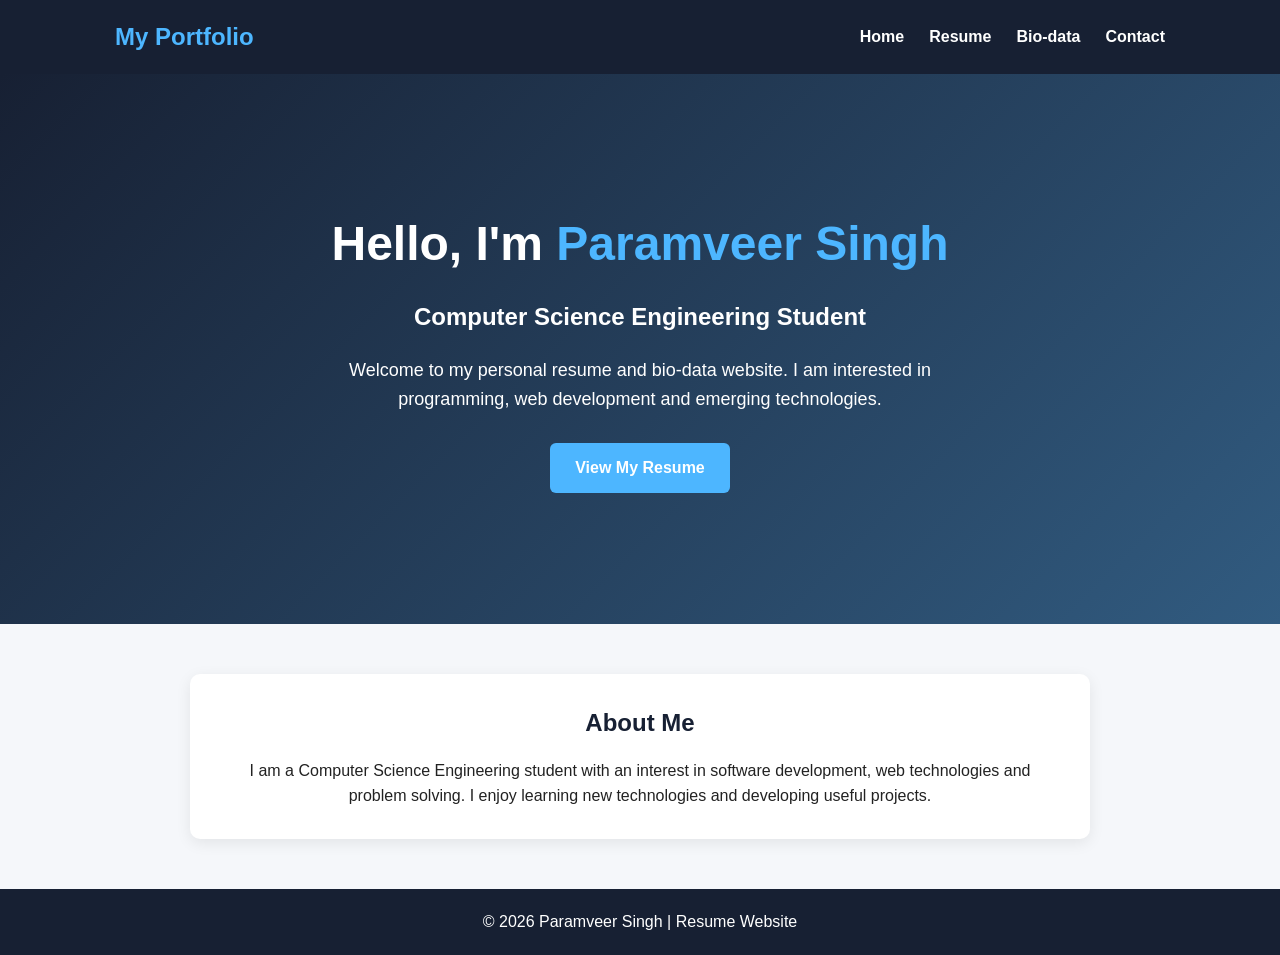
<file: index.html>
<!DOCTYPE html>
<html lang="en">
<head>
    <meta charset="UTF-8">
    <meta name="viewport" content="width=device-width, initial-scale=1.0">
    <title>My Resume Website</title>
    <link rel="stylesheet" href="style.css">
    <!-- jQuery -->
    <script src="https://code.jquery.com/jquery-3.7.1.min.js"></script>
</head>
<body>
    <header>
        <nav>
            <h2>My Portfolio</h2>
            <ul>
                <li><a href="index.html">Home</a></li>
                <li><a href="resume.html">Resume</a></li>
                <li><a href="biodata.html">Bio-data</a></li>
                <li><a href="contact.html">Contact</a></li>
            </ul>
        </nav>
    </header>
    <section class="hero">
        <div class="hero-content">
            <h1>Hello, I'm <span>Paramveer Singh</span></h1>
            <h2>Computer Science Engineering Student</h2>
            <p>
                Welcome to my personal resume and bio-data website.
                I am interested in programming, web development and
                emerging technologies.
            </p>
            <a href="resume.html" class="btn">View My Resume</a>
        </div>
    </section>
    <section class="about">
        <h2>About Me</h2>
        <p>
            I am a Computer Science Engineering student with an interest
            in software development, web technologies and problem solving.
            I enjoy learning new technologies and developing useful projects.
        </p>
    </section>
    <footer>
        <p>© 2026 Paramveer Singh | Resume Website</p>
    </footer>
    <script src="script.js"></script>
</body>
</html>
</file>
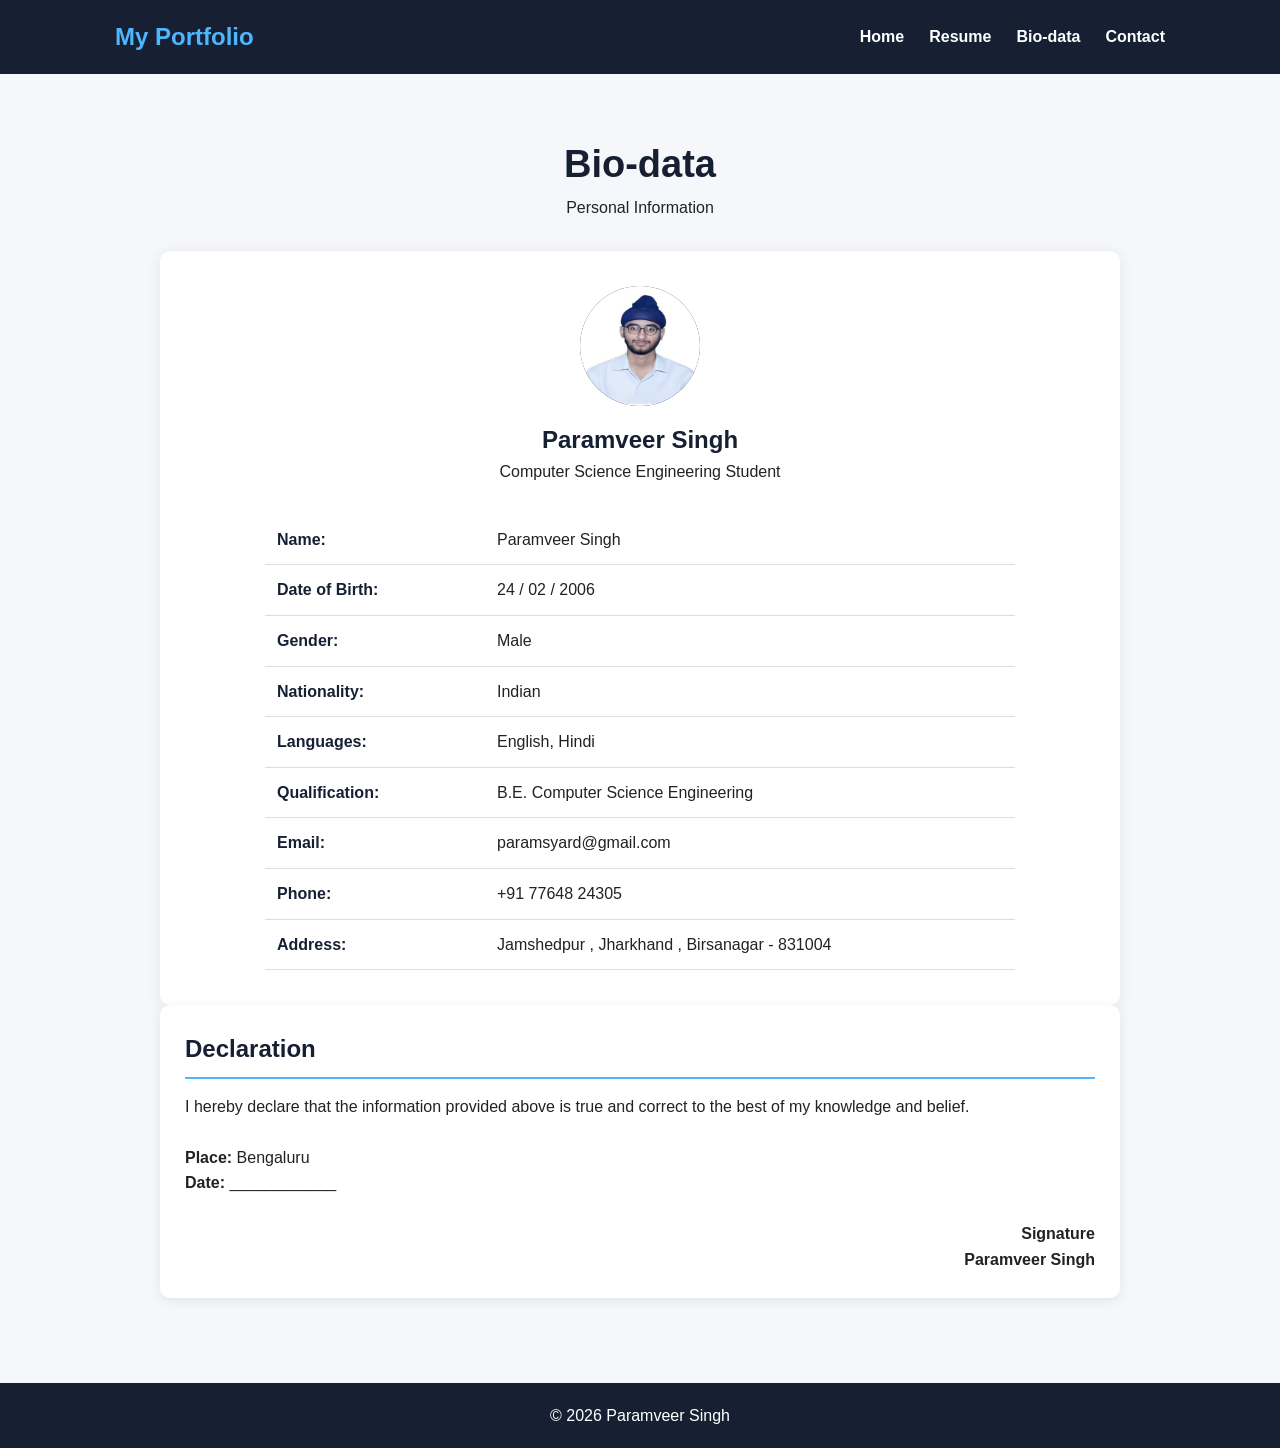
<file: biodata.html>
<!DOCTYPE html>
<html lang="en">
<head>
    <meta charset="UTF-8">
    <meta name="viewport" content="width=device-width, initial-scale=1.0">
    <title>My Bio-data</title>
    <link rel="stylesheet" href="style.css">
    <script src="https://code.jquery.com/jquery-3.7.1.min.js"></script>
</head>
<body>
<header>
    <nav>
        <h2>My Portfolio</h2>
        <ul>
            <li><a href="index.html">Home</a></li>
            <li><a href="resume.html">Resume</a></li>
            <li><a href="biodata.html">Bio-data</a></li>
            <li><a href="contact.html">Contact</a></li>
        </ul>
    </nav>
</header>
<main class="container">
    <div class="page-title">
        <h1>Bio-data</h1>
        <p>Personal Information</p>
    </div>
    <section class="biodata-card">
        <div class="profile">
            <div class="profile-photo">
                <img src="profile.jpeg" alt="Paramveer Singh">
            </div>
            <h2>Paramveer Singh</h2>
            <p>Computer Science Engineering Student</p>
        </div>
        <div class="bio-info">
            <div class="info-row">
                <strong>Name:</strong>
                <span>Paramveer Singh</span>
            </div>
            <div class="info-row">
                <strong>Date of Birth:</strong>
                <span>24 / 02 / 2006</span>
            </div>
            <div class="info-row">
                <strong>Gender:</strong>
                <span>Male</span>
            </div>
            <div class="info-row">
                <strong>Nationality:</strong>
                <span>Indian</span>
            </div>
            <div class="info-row">
                <strong>Languages:</strong>
                <span>English, Hindi</span>
            </div>
            <div class="info-row">
                <strong>Qualification:</strong>
                <span>B.E. Computer Science Engineering</span>
            </div>
            <div class="info-row">
                <strong>Email:</strong>
                <span>paramsyard@gmail.com</span>
            </div>
            <div class="info-row">
                <strong>Phone:</strong>
                <span>+91 77648 24305</span>
            </div>
            <div class="info-row">
                <strong>Address:</strong>
                <span>Jamshedpur , Jharkhand , Birsanagar - 831004</span>
            </div>
        </div>
    </section>
    <section class="resume-section">
        <h2>Declaration</h2>
        <p>
            I hereby declare that the information provided above is true
            and correct to the best of my knowledge and belief.
        </p>
        <br>
        <p><strong>Place:</strong> Bengaluru</p>
        <p><strong>Date:</strong> ____________</p>
        <br>
        <p class="signature">
            Signature<br>
            Paramveer Singh
        </p>
    </section>
</main>
<footer>
    <p>© 2026 Paramveer Singh</p>
</footer>
<script src="script.js"></script>
</body>
</html>
</file>
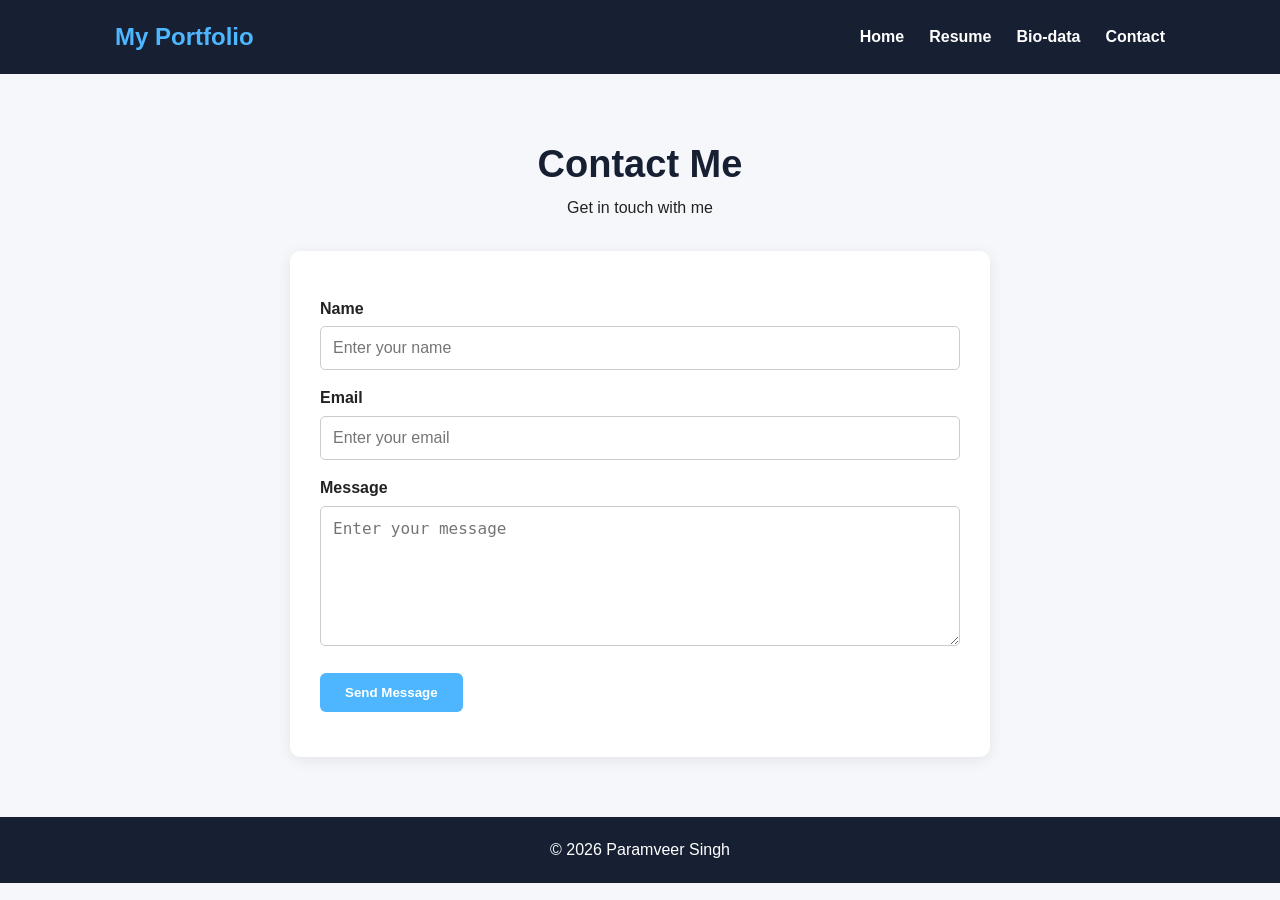
<file: contact.html>
<!DOCTYPE html>
<html lang="en">
<head>
    <meta charset="UTF-8">
    <meta name="viewport" content="width=device-width, initial-scale=1.0">
    <title>Contact Me</title>
    <link rel="stylesheet" href="style.css">
    <script src="https://code.jquery.com/jquery-3.7.1.min.js"></script>
</head>
<body>
<header>
    <nav>
        <h2>My Portfolio</h2>
        <ul>
            <li><a href="index.html">Home</a></li>
            <li><a href="resume.html">Resume</a></li>
            <li><a href="biodata.html">Bio-data</a></li>
            <li><a href="contact.html">Contact</a></li>
        </ul>
    </nav>
</header>
<main class="container">
    <div class="page-title">
        <h1>Contact Me</h1>
        <p>Get in touch with me</p>
    </div>
    <form id="contactForm">
        <label>Name</label>
        <input type="text" id="name" placeholder="Enter your name">
        <label>Email</label>
        <input type="email" id="email" placeholder="Enter your email">
        <label>Message</label>
        <textarea id="message" rows="6"
                  placeholder="Enter your message"></textarea>
        <button type="submit" class="btn">
            Send Message
        </button>
        <p id="formMessage"></p>
    </form>
</main>
<footer>
    <p>© 2026 Paramveer Singh</p>
</footer>
<script src="script.js"></script>
</body>
</html>
</file>
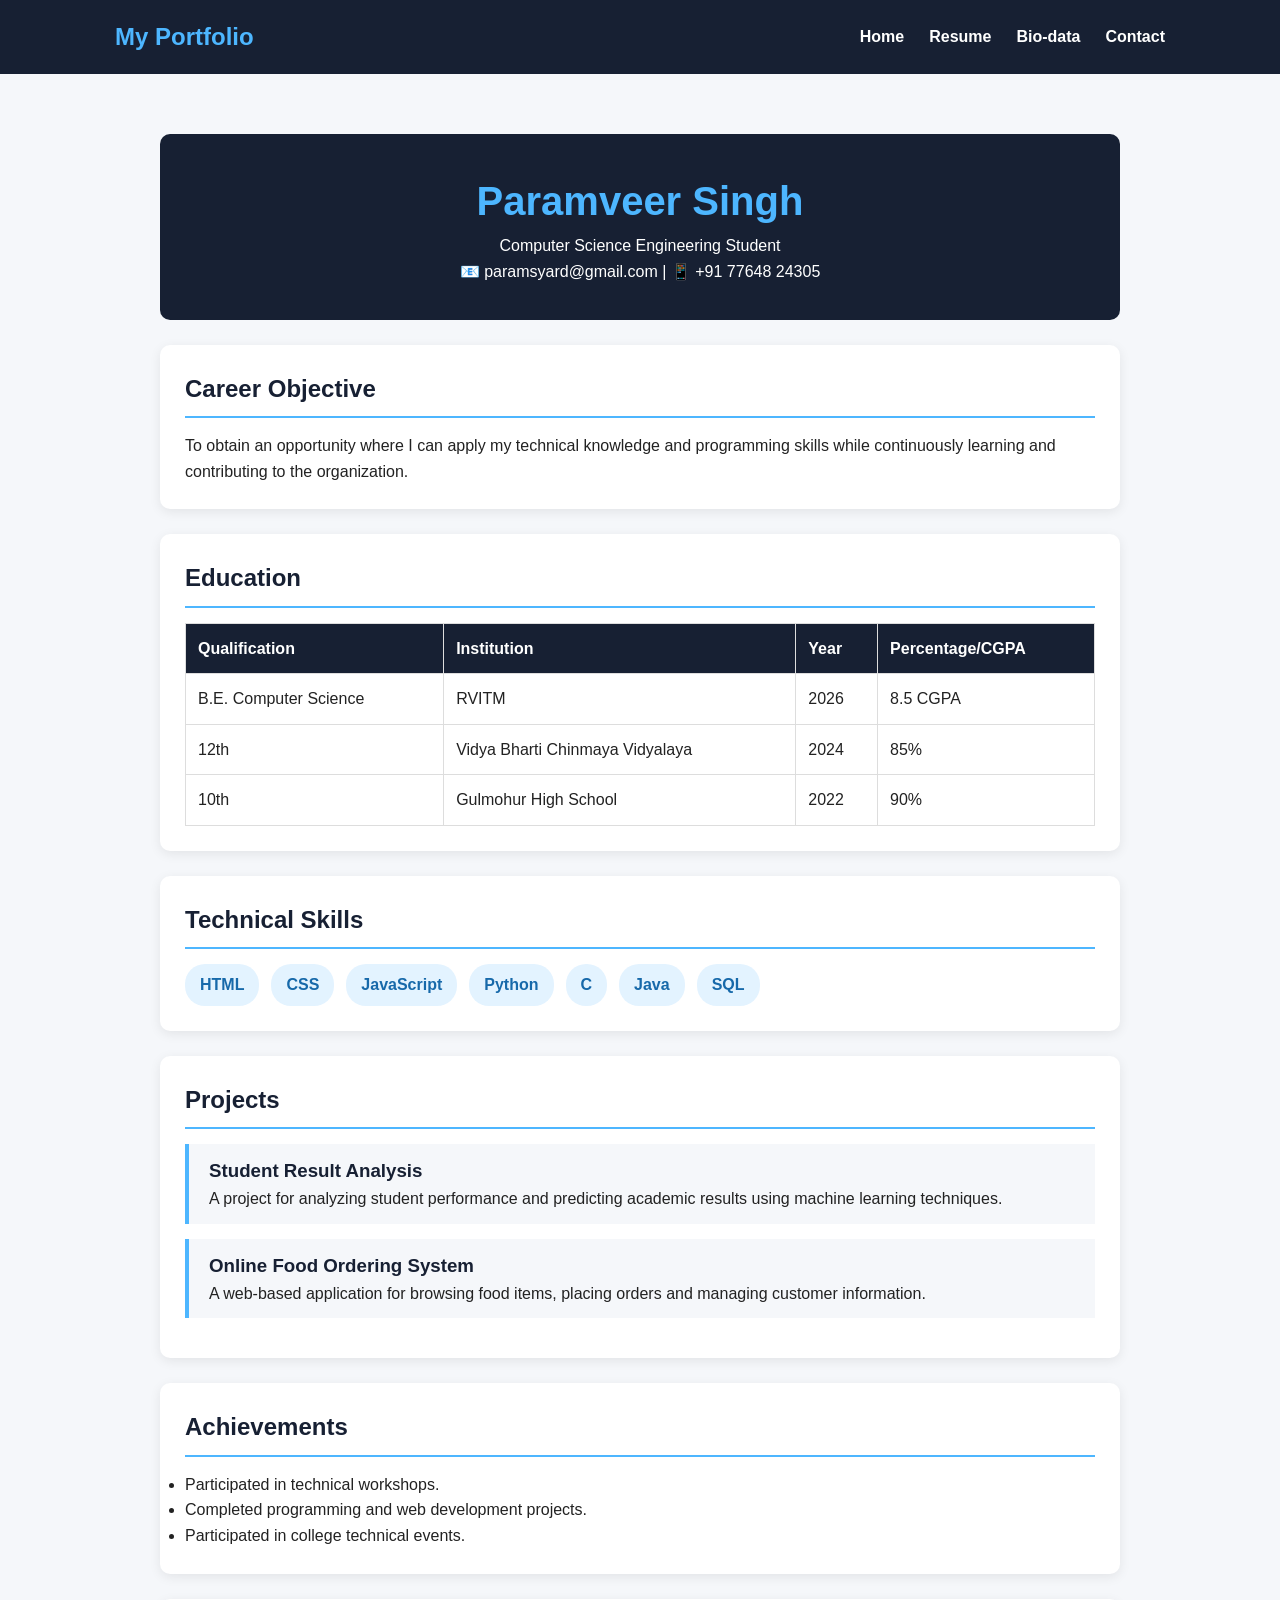
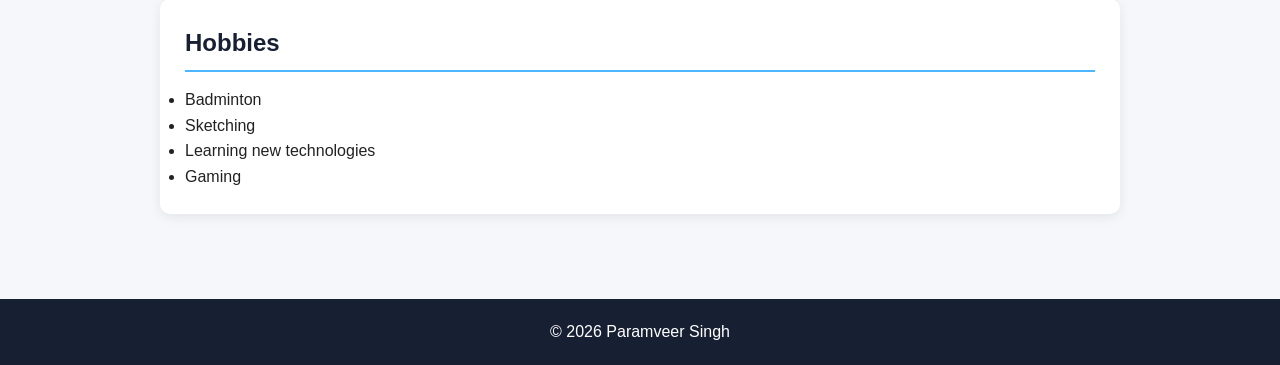
<file: resume.html>
<!DOCTYPE html>
<html lang="en">
<head>
    <meta charset="UTF-8">
    <meta name="viewport" content="width=device-width, initial-scale=1.0">
    <title>My Resume</title>
    <link rel="stylesheet" href="style.css">
    <script src="https://code.jquery.com/jquery-3.7.1.min.js"></script>
</head>
<body>
<header>
    <nav>
        <h2>My Portfolio</h2>
        <ul>
            <li><a href="index.html">Home</a></li>
            <li><a href="resume.html">Resume</a></li>
            <li><a href="biodata.html">Bio-data</a></li>
            <li><a href="contact.html">Contact</a></li>
        </ul>
    </nav>
</header>
<main class="container">
    <div class="resume-header">
        <h1>Paramveer Singh</h1>
        <p>Computer Science Engineering Student</p>
        <p>
            📧 paramsyard@gmail.com |
            📱 +91 77648 24305
        </p>
    </div>
    <section class="resume-section">
        <h2>Career Objective</h2>
        <p>
            To obtain an opportunity where I can apply my technical
            knowledge and programming skills while continuously learning
            and contributing to the organization.
        </p>
    </section>
    <section class="resume-section">
        <h2>Education</h2>
        <table>
            <tr>
                <th>Qualification</th>
                <th>Institution</th>
                <th>Year</th>
                <th>Percentage/CGPA</th>
            </tr>
            <tr>
                <td>B.E. Computer Science</td>
                <td>RVITM</td>
                <td>2026</td>
                <td>8.5 CGPA</td>
            </tr>
            <tr>
                <td>12th</td>
                <td>Vidya Bharti Chinmaya Vidyalaya</td>
                <td>2024</td>
                <td>85%</td>
            </tr>
            <tr>
                <td>10th</td>
                <td>Gulmohur High School</td>
                <td>2022</td>
                <td>90%</td>
            </tr>
        </table>
    </section>
    <section class="resume-section">
        <h2>Technical Skills</h2>
        <div class="skills">
            <span>HTML</span>
            <span>CSS</span>
            <span>JavaScript</span>
            <span>Python</span>
            <span>C</span>
            <span>Java</span>
            <span>SQL</span>
        </div>
    </section>
    <section class="resume-section">
        <h2>Projects</h2>
        <div class="project">
            <h3>Student Result Analysis</h3>
            <p>
                A project for analyzing student performance and predicting
                academic results using machine learning techniques.
            </p>
        </div>
        <div class="project">
            <h3>Online Food Ordering System</h3>
            <p>
                A web-based application for browsing food items,
                placing orders and managing customer information.
            </p>
        </div>
    </section>
    <section class="resume-section">
        <h2>Achievements</h2>
        <ul>
            <li>Participated in technical workshops.</li>
            <li>Completed programming and web development projects.</li>
            <li>Participated in college technical events.</li>
        </ul>
    </section>
    <section class="resume-section">
        <h2>Hobbies</h2>
        <ul>
            <li>Badminton</li>
            <li>Sketching</li>
            <li>Learning new technologies</li>
            <li>Gaming</li>
        </ul>
    </section>
</main>
<footer>
    <p>© 2026 Paramveer Singh</p>
</footer>
<script src="script.js"></script>
</body>
</html>
</file>
<file: style.css>
* {
    margin: 0;
    padding: 0;
    box-sizing: border-box;
}
body {
    font-family: Arial, sans-serif;
    background: #f5f7fa;
    color: #222;
    line-height: 1.6;
}
/* Navigation */
header {
    background: #172033;
    color: white;
}
nav {
    max-width: 1100px;
    margin: auto;
    padding: 18px 25px;
    display: flex;
    justify-content: space-between;
    align-items: center;
}
nav h2 {
    color: #4db6ff;
}
nav ul {
    list-style: none;
    display: flex;
    gap: 25px;
}
nav a {
    color: white;
    text-decoration: none;
    font-weight: bold;
}
nav a:hover {
    color: #4db6ff;
}
/* Home */
.hero {
    min-height: 550px;
    display: flex;
    justify-content: center;
    align-items: center;
    text-align: center;
    background: linear-gradient(
        135deg,
        #172033,
        #315b80
    );
    color: white;
}
.hero-content {
    max-width: 750px;
    padding: 30px;
}
.hero h1 {
    font-size: 48px;
    margin-bottom: 15px;
}
.hero h1 span {
    color: #4db6ff;
}
.hero h2 {
    margin-bottom: 20px;
}
.hero p {
    font-size: 18px;
    margin-bottom: 30px;
}
/* Buttons */
.btn {
    display: inline-block;
    background: #4db6ff;
    color: white;
    border: none;
    border-radius: 6px;
    padding: 12px 25px;
    text-decoration: none;
    font-weight: bold;
    cursor: pointer;
}
.btn:hover {
    background: #2388d1;
}
/* About */
.about {
    max-width: 900px;
    margin: 50px auto;
    padding: 30px;
    background: white;
    border-radius: 10px;
    text-align: center;
    box-shadow: 0 4px 15px rgba(0,0,0,0.08);
}
.about h2 {
    margin-bottom: 15px;
    color: #172033;
}
/* General container */
.container {
    max-width: 1000px;
    margin: 40px auto;
    padding: 20px;
}
/* Page title */
.page-title {
    text-align: center;
    margin-bottom: 30px;
}
.page-title h1 {
    font-size: 38px;
    color: #172033;
}
/* Resume */
.resume-header {
    text-align: center;
    background: #172033;
    color: white;
    padding: 35px;
    border-radius: 10px;
    margin-bottom: 25px;
}
.resume-header h1 {
    font-size: 40px;
    color: #4db6ff;
}
.resume-section {
    background: white;
    margin-bottom: 25px;
    padding: 25px;
    border-radius: 10px;
    box-shadow: 0 3px 12px rgba(0,0,0,0.08);
}
.resume-section h2 {
    color: #172033;
    border-bottom: 2px solid #4db6ff;
    padding-bottom: 8px;
    margin-bottom: 15px;
}
/* Table */
table {
    width: 100%;
    border-collapse: collapse;
}
th,
td {
    border: 1px solid #ddd;
    padding: 12px;
    text-align: left;
}
th {
    background: #172033;
    color: white;
}
/* Skills */
.skills {
    display: flex;
    flex-wrap: wrap;
    gap: 12px;
}
.skills span {
    background: #e3f3ff;
    color: #1769aa;
    padding: 8px 15px;
    border-radius: 20px;
    font-weight: bold;
}
/* Projects */
.project {
    border-left: 4px solid #4db6ff;
    padding: 12px 20px;
    margin: 15px 0;
    background: #f5f7fa;
}
.project h3 {
    color: #172033;
}
/* Biodata */
.biodata-card {
    background: white;
    padding: 35px;
    border-radius: 10px;
    box-shadow: 0 3px 15px rgba(0,0,0,0.08);
}
.profile {
    text-align: center;
    margin-bottom: 30px;
}
.profile-photo {
    width: 120px;
    height: 120px;
    margin: auto;
    margin-bottom: 15px;
    border-radius: 50%;
    display: flex;
    align-items: center;
    justify-content: center;
    background: #172033;
    color: #4db6ff;
    font-size: 40px;
    font-weight: bold;
}
.profile-photo img {
    width : 100%;
    height: 100%;
    border-radius : 50%;
    object-fit : cover;
}
.profile h2 {
    color: #172033;
}
.bio-info {
    max-width: 750px;
    margin: auto;
}
.info-row {
    display: flex;
    padding: 12px;
    border-bottom: 1px solid #ddd;
}
.info-row strong {
    width: 220px;
    color: #172033;
}
.signature {
    text-align: right;
    font-weight: bold;
}
/* Contact form */
form {
    background: white;
    max-width: 700px;
    margin: auto;
    padding: 30px;
    border-radius: 10px;
    box-shadow: 0 3px 15px rgba(0,0,0,0.08);
}
form label {
    display: block;
    margin-top: 15px;
    margin-bottom: 5px;
    font-weight: bold;
}
form input,
form textarea {
    width: 100%;
    padding: 12px;
    border: 1px solid #ccc;
    border-radius: 5px;
    font-size: 16px;
}
form textarea {
    resize: vertical;
}
form button {
    margin-top: 20px;
}
#formMessage {
    margin-top: 15px;
    font-weight: bold;
}
/* Footer */
footer {
    background: #172033;
    color: white;
    text-align: center;
    padding: 20px;
    margin-top: 40px;
}
/* Mobile */
@media (max-width: 700px) {
    nav {
        flex-direction: column;
        gap: 15px;
    }
    nav ul {
        flex-wrap: wrap;
        justify-content: center;
        gap: 15px;
    }
    .hero h1 {
        font-size: 34px;
    }
    .hero h2 {
        font-size: 20px;
    }
    table {
        font-size: 13px;
    }
    .info-row {
        flex-direction: column;
        gap: 5px;
    }
    .info-row strong {
        width: auto;
    }
}
</file>
